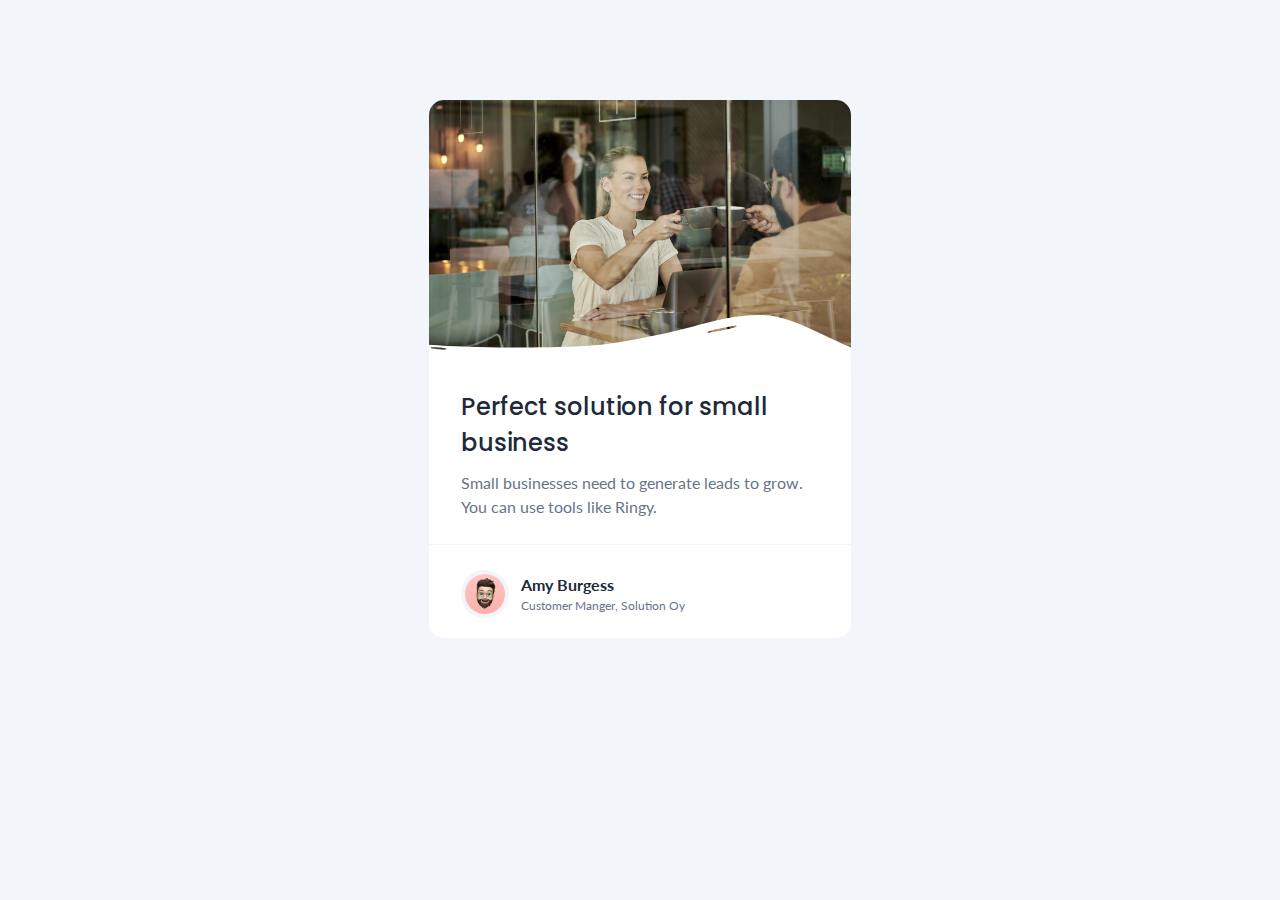
<file: business-blog-card/index.html>
<!DOCTYPE html>
<html lang="en">
  <head>
    <meta charset="UTF-8" />
    <meta name="viewport" content="width=device-width, initial-scale=1.0" />
    <title>business blog card</title>
    <link rel="stylesheet" href="business-blog.css" />
  </head>
  <body>
    <main class="card">
      <div class="card-img">
        <img
          class="picture"
          src="../images/hero-image-business-card.png"
          alt="People in a coffee shop"
        />
        <img
          class="wave"
          src="../images/white-overlay.svg"
          alt="White overlay"
        />
      </div>
      <div class="header">
        <h1>Perfect solution for small business</h1>
      </div>
      <div class="body">
        <p>
          Small businesses need to generate leads to grow. You can use tools
          like Ringy.
        </p>
      </div>
      <div class="divider"></div>
      <div class="footer">
        <div class="footer-avatar">
          <img
            class="avatar"
            src="../images/avatar-image-business-card.png"
            alt="avatar"
          />
        </div>
        <div class="footer-text">
          <h3>Amy Burgess</h3>
          <p>Customer Manger, Solution Oy</p>
        </div>
      </div>
    </main>
  </body>
</html>
</file>
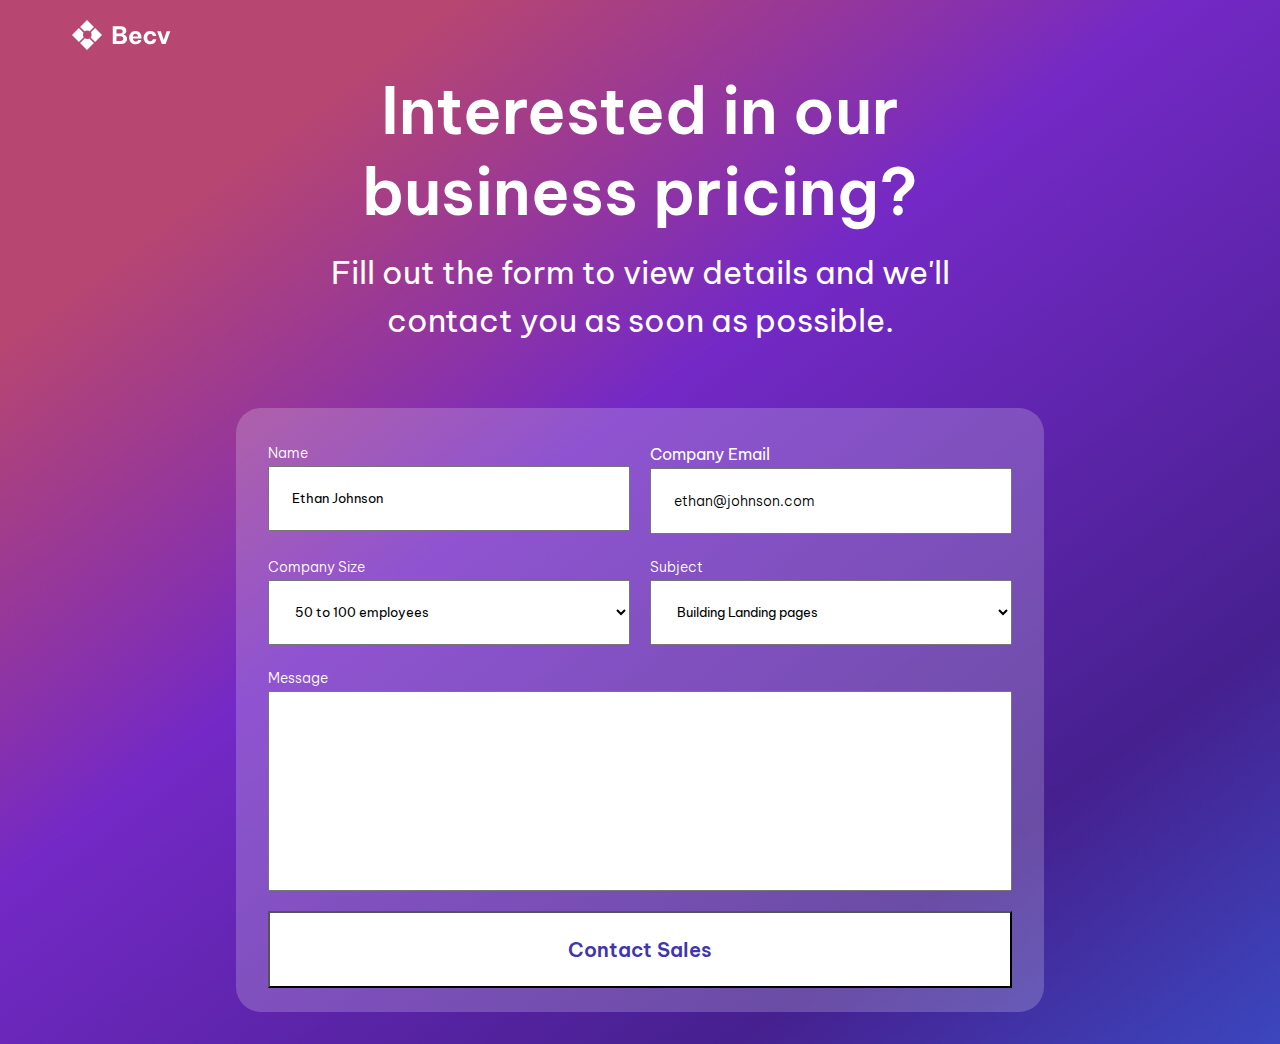
<file: contact/index.html>
<!DOCTYPE html>
<html lang="en">
  <head>
    <meta charset="UTF-8" />
    <meta name="viewport" content="width=device-width, initial-scale=1.0" />
    <title>contact page</title>
    <link rel="stylesheet" href="contact.css" />
  </head>
  <body>
    <nav>
      <img src="../images/contact-form-icon.svg" alt="company logo" />
    </nav>
    <div class="container">
      <div class="header">
        <h1>Interested in our business pricing?</h1>
        <h2>
          Fill out the form to view details and we&apos;ll contact you as soon as
          possible.
        </h2>
      </div>
      <main class="card">
        <div class="form">
          <form method="post">
            <div class="row">
              <div class="input-field">
                <label class="label" for="name">Name</label>
                <input type="text" id="name" name="name" value="Ethan Johnson" />  
              </div>
              <div class="input-field">
                <label for="email">Company Email</label>
                <input
                  type="text"
                  id="email"
                  name="email"
                  class="label"
                  value="ethan@johnson.com"
                />
              </div>
            </div>
            <div class="row">
              <div class="input-field">
                <label class="label" for="size">Company Size</label>
                <select name="size" id="size">
                  <option value="1 to 49">1 to 49 employees</option>
                  <option selected value="50 to 100">50 to 100 employees</option>
                  <option value="101 to 200">101 to 200 employees</option>
                  <option value="201 to 300">201 to 300 employees</option>
                </select>
              </div>
              <div class="input-field">
                <label for="subject" class="label">Subject</label>
                <select name="subject" id="subject">
                  <option value="landing pages">Building Landing pages</option>
                  <option value="advertising">Advertising campaigns</option>
                  <option value="content">Content creation</option>
                </select>
              </div>
            </div>
            <div class="row">
              <div class="input-field" >
                <label for="message" class="label">Message</label>
                <textarea id="message" name="message"></textarea>
              </div>
            </div>
            <div class="row">
              <input type="submit" value="Contact Sales" id="submit-btn"/>
            </div>
          </form>
        </div>
    </div>
    </main>
  </body>
</html>
</file>
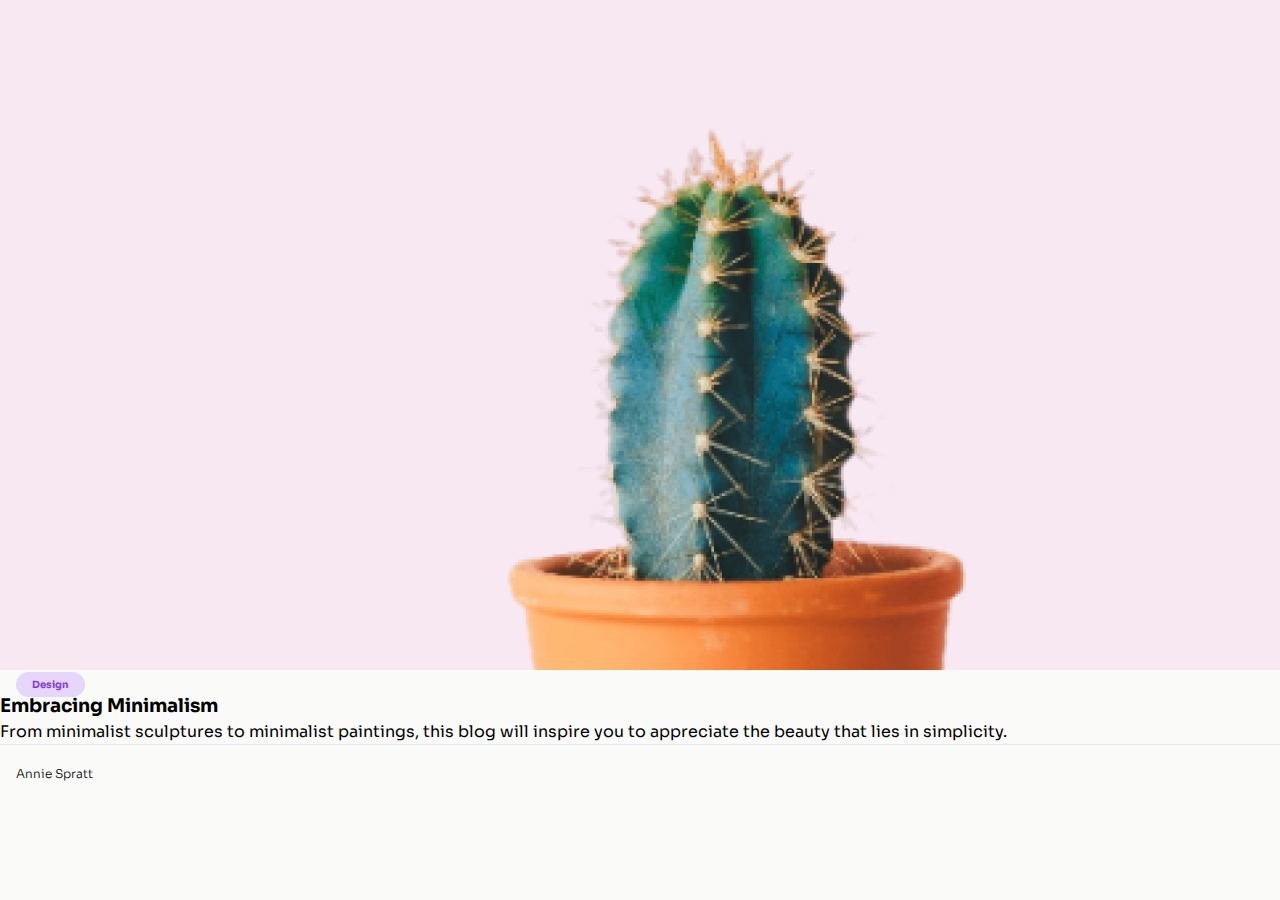
<file: minimal-blog-card/index.html>
<!DOCTYPE html>
<html lang="en">
  <head>
    <meta charset="UTF-8" />
    <meta name="viewport" content="width=device-width, initial-scale=1.0" />
    <title>minimal blog card</title>

    <link rel="stylesheet" type="text/css" href="minimal-blog.css" />
    <link rel="preconnect" href="https://fonts.googleapis.com" />
    <link rel="preconnect" href="https://fonts.gstatic.com" crossorigin />
    <link
      href="https://fonts.googleapis.com/css2?family=Sora:wght@400;500;700&display=swap"
      rel="stylesheet"
    />
  </head>
  <body>
    <main id="card">
      <header id="card-img">
        <img src="../images/cactus_img.jpg" alt="cactus" id="cactus" />
      </header>
      <div class="tags side-spacing">
        <span class="design-tag">Design</span>
      </div>
      <h3 class="side-spacing">Embracing Minimalism</h3>
      <p class="side-spacing text-bottom">
        From minimalist sculptures to minimalist paintings, this blog will
        inspire you to appreciate the beauty that lies in simplicity.
      </p>
      <div class="divider"></div>
      <p class="small-text side-spacing text-bottom">Annie Spratt</p>
    </main>
  </body>
</html>
</file>
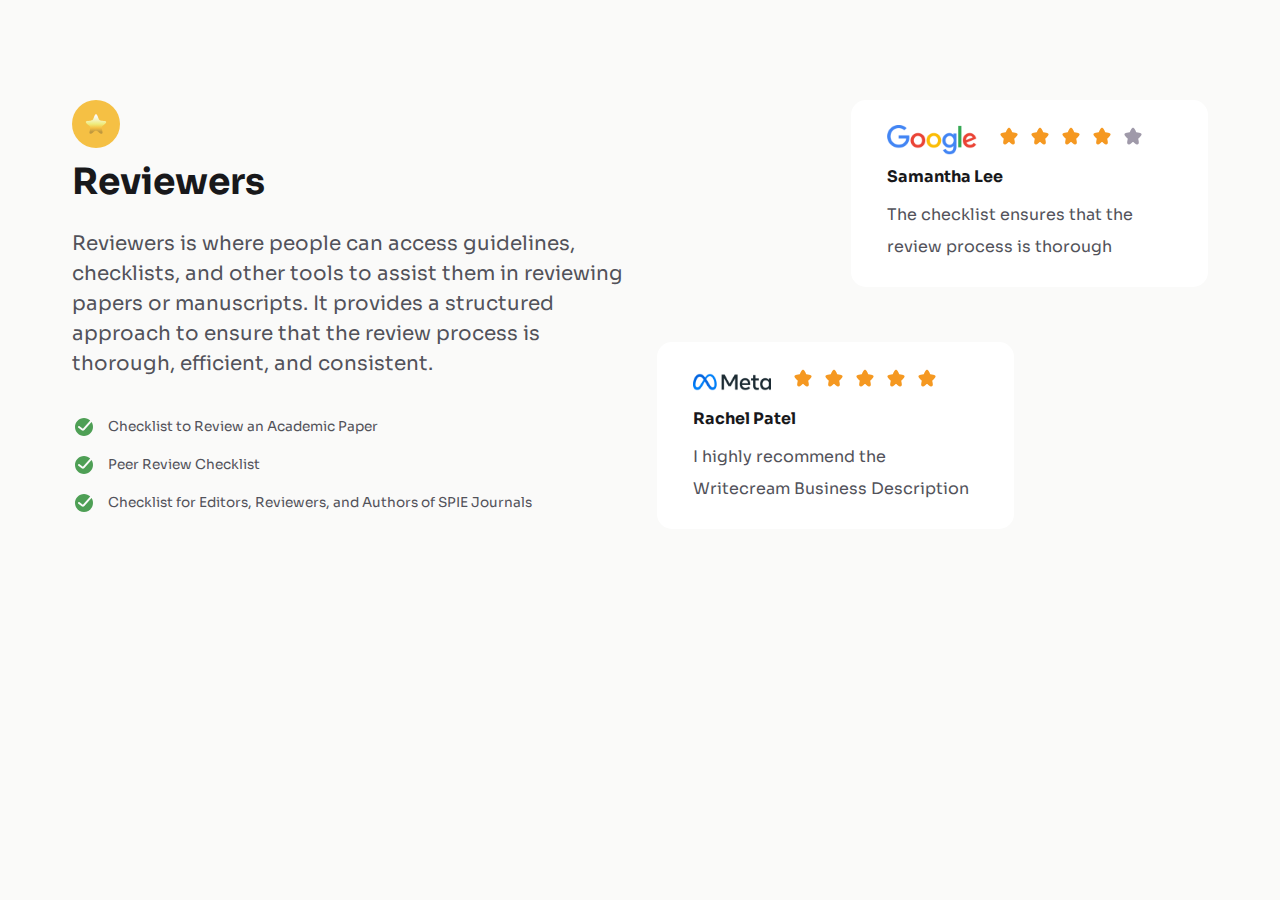
<file: testimonial/index.html>
<!DOCTYPE html>
<html lang="en">
  <head>
    <meta charset="UTF-8" />
    <meta name="viewport" content="width=device-width, initial-scale=1.0" />
    <title>testimonial page</title>
    <link rel="stylesheet" href="testimonial.css" />
  </head>
  <body>
    <section class="main">
      <div class="header">
        <svg
          width="48"
          height="48"
          viewBox="0 0 24 24"
          fill="none"
          xmlns="http://www.w3.org/2000/svg"
          aria-hidden="true"
          focusable="false"
          id="star-circle"
        >
          <linearGradient id="gradient" x1="0%" y1="0%" x2="0%" y2="100%">
            <stop offset="10%" style="stop-color: #fafaf9" />
            <stop offset="50%" style="stop-color: #eeec7b" />
            <stop offset="70%" style="stop-color: #f5c044" />
            <stop offset="90%" style="stop-color: #bf983e" />
          </linearGradient>
          <path
            d="M10.3073 7.21989C10.9494 5.61921 11.2704 4.81886 11.792 4.70794C11.9291 4.67877 12.0709 4.67877 12.208 4.70794C12.7296 4.81886 13.0506 5.61921 13.6927 7.21989C14.0579 8.13017 14.2404 8.58531 14.582 8.89488C14.6779 8.98171 14.7819 9.05904 14.8926 9.12579C15.2875 9.36377 15.7803 9.40791 16.7661 9.4962C18.4349 9.64565 19.2693 9.72037 19.5241 10.1961C19.5768 10.2946 19.6127 10.4013 19.6302 10.5117C19.7147 11.0447 19.1013 11.6028 17.8745 12.7189L17.5338 13.0289C16.9603 13.5507 16.6735 13.8116 16.5076 14.1372C16.4081 14.3325 16.3414 14.5428 16.3102 14.7598C16.2581 15.1215 16.342 15.5 16.51 16.257L16.57 16.5274C16.8712 17.885 17.0218 18.5637 16.8338 18.8974C16.6649 19.1971 16.3539 19.3889 16.0103 19.4053C15.6278 19.4236 15.0888 18.9844 14.0108 18.106C13.3006 17.5273 12.9455 17.2379 12.5513 17.1249C12.191 17.0216 11.809 17.0216 11.4488 17.1249C11.0545 17.2379 10.6994 17.5273 9.98923 18.106C8.91125 18.9844 8.37227 19.4236 7.98975 19.4053C7.64615 19.3889 7.3351 19.1971 7.16623 18.8974C6.97824 18.5637 7.12884 17.885 7.43004 16.5274L7.49004 16.257C7.658 15.5 7.74197 15.1215 7.68986 14.7598C7.6586 14.5428 7.59188 14.3325 7.49238 14.1372C7.32651 13.8116 7.03974 13.5507 6.46619 13.0289L6.12552 12.7189C4.89873 11.6028 4.28534 11.0447 4.36981 10.5117C4.3873 10.4013 4.42318 10.2946 4.47595 10.1961C4.73075 9.72037 5.56514 9.64565 7.2339 9.4962C8.21968 9.40791 8.71257 9.36377 9.10741 9.12579C9.21816 9.05904 9.32217 8.98171 9.41799 8.89488C9.7596 8.58531 9.94217 8.13017 10.3073 7.21989Z"
            fill="url(#gradient)"
          />
        </svg>
        <h1>Reviewers</h1>
      </div>
      <div class="body">
        <p class="body-text">
          Reviewers is where people can access guidelines, checklists, and other
          tools to assist them in reviewing papers or manuscripts. It provides a
          structured approach to ensure that the review process is thorough,
          efficient, and consistent.
        </p>
        <ul id="checklist">
          <li>
            <img
              src="../images/Done_ring_round_fill.svg"
              alt="check"
              class="check"
            />
            Checklist to Review an Academic Paper
          </li>
          <li>
            <img
              src="../images/Done_ring_round_fill.svg"
              alt="check"
              class="check"
            />Peer Review Checklist
          </li>
          <li>
            <img
              src="../images/Done_ring_round_fill.svg"
              alt="check"
              class="check"
            />
            Checklist for Editors, Reviewers, and Authors of SPIE Journals
          </li>
        </ul>
      </div>
    </section>
    <section class="side">
      <div class="card" id="google">
        <div class="card-logo">
          <img
            src="../images/google-testimonial.png"
            alt="Google logo"
            class="logo"
          />
          <ul>
            <li class="gold-star"></li>
            <li class="gold-star"></li>
            <li class="gold-star"></li>
            <li class="gold-star"></li>
            <li class="gray-star"></li>
          </ul>
        </div>
        <div class="card-body">
          <h3 class="card-title">Samantha Lee</h3>
          <p class="card-text">
            The checklist ensures that the review process is thorough
          </p>
        </div>
      </div>

      <div class="card">
        <div class="card-logo">
          <img
            src="../images/meta-testimonial.png"
            alt="Meta logo"
            class="logo"
          />
          <ul>
            <li class="gold-star"></li>
            <li class="gold-star"></li>
            <li class="gold-star"></li>
            <li class="gold-star"></li>
            <li class="gold-star"></li>
          </ul>
        </div>
        <div class="card-body" id="meta">
          <h3 class="card-title">Rachel Patel</h3>
          <p class="card-text">
            I highly recommend the Writecream Business Description
          </p>
        </div>
      </div>
    </section>
  </body>
</html>
</file>
<file: business-blog-card/business-blog.css>
@import url("https://fonts.googleapis.com/css2?family=Lato:wght@100;300;400;700;900&family=Poppins:wght@200;300;400;500;600;700&display=swap");

* {
  box-sizing: border-box;
  margin: 0;
  padding: 0;
  font-family: "Lato", sans-serif;
  line-height: 1.5;
}

body {
  background-color: #f2f5f9;
  display: flex;
  justify-content: center;
}

h1,
h3 {
  color: #20293a;
}

p {
  color: #677489;
}

.card {
  background-color: #ffffff;
  width: 422px;
  border-radius: 15px;
  margin-top: 100px;
}

.card-img {
  position: relative;
  top: 0;
  left: 0;
}

.card-img img {
  width: 100%;
}

.picture {
  position: relative;
  top: 0;
  left: 0;
  border-radius: 15px;
}

.wave {
  position: absolute;
  top: 215px;
  left: 0px;
}

.header {
  padding: 0 32px;
}

.body {
  margin: 10px 32px 25px 32px;
}

.header h1 {
  font-family: "Poppins", sans-serif;
  font-size: 1.5rem;
  font-weight: 500;
}

.body p {
  font-size: 1rem;
}

.divider {
  border-top: solid #f2f5f9;
  border-width: 1px;
}

.footer {
  margin: 25px 32px 20px 32px;
  display: flex;
}

.footer-text {
  display: flex;
  flex-direction: column;
  justify-content: center;
  padding-left: 12px;
}

.footer-text h3 {
  font-size: 1rem;
}

.footer-text p {
  font-size: 0.75rem;
}

.footer-avatar {
  display: flex;
  align-items: center;
  justify-content: center;
}

.footer-avatar img {
  border-radius: 50%;
  border: 4px solid #f2f5f9;
  width: 3rem;
}
</file>
<file: contact/contact.css>
@import url("https://fonts.googleapis.com/css2?family=Be+Vietnam+Pro:ital,wght@0,100;0,200;0,300;0,400;0,500;0,600;0,700;0,800;0,900;1,100;1,200;1,300;1,400;1,500;1,600;1,700;1,800;1,900&display=swap");

* {
  box-sizing: border-box;
  margin: 0;
  padding: 0;
  font-family: "Be Vietnam Pro", sans-serif;
}

*,
*:before,
*:after {
  box-sizing: border-box;
}

body {
  background-image: url(../images/bg-image.svg);
  color: white;
}

nav {
  padding-left: 4.5rem;
  padding-top: 1.25rem;
}

.container {
  display: flex;
  flex-direction: column;
  align-items: center;
  justify-content: center;
  margin: 0 14.75rem;
}

h1 {
  font-size: 4rem;
  font-weight: 600;
}

h2 {
  font-size: 2rem;
  margin-top: 1rem;
  margin-bottom: 3rem;
  font-weight: 400;
  line-height: 1.5;
}

.header {
  text-align: center;
  padding: 1rem 5.875rem;
}

.card {
  border-radius: 25px;
  background-color: rgba(255, 255, 255, 0.2);
  padding: 0.75rem 2rem 1.5rem 2rem;
  width: 100%;
  margin-bottom: 2rem;
}

.row {
  display: flex;
  gap: 1.25rem;
}

.input-field {
  width: 100%;
  display: flex;
  flex-direction: column;
  padding-top: 1.5rem;
}

.input-font {
  font-size: 1rem;
  font-weight: 500;
}

.border {
  border: 1px solid #cdd5e0;
  border-radius: 15px;
}

input[type="text"],
select {
  padding: 1.375rem;
  margin-top: 0.25rem;
}

textarea {
  width: 100%;
  height: 12.5rem;
  margin: 0.25rem 0 1.25rem 0;
  padding: 1.5rem;
  resize: none;
}

.label {
  font-size: 0.875rem;
  font-weight: 300;
}

input[type="submit"] {
  width: 100%;
  background-color: #ffffff;
  color: #4036a9;
  padding: 1.5rem;
  cursor: pointer;
  font-size: 1.25rem;
  font-weight: 600;
}

::placeholder {
  color: #cdd5e0;
}

input[type="submit"]:hover {
  background-color: #cdd5e0;
}

@media screen and (max-width: 1100px) {
  nav {
    padding-left: 2rem;
    padding-top: 1.5rem;
  }
  .container {
    margin: 1rem 2rem;
  }
  .header {
    padding: 1rem 14rem;
  }

  h1 {
    font-size: 3rem;
  }

  h2 {
    font-size: 1.25rem;
    margin-bottom: 1.5rem;
  }

  .container {
    margin: 1rem 1.15rem;
  }
}

@media screen and (max-width: 960px) {
  .header {
    padding: 2rem 3rem;
  }

  .row {
    display: block;
  }

  .card {
    padding: 0.75rem 2rem 4rem 2rem;
  }
}
</file>
<file: minimal-blog-card/minimal-blog.css>
@import url("https://fonts.googleapis.com/css2?family=Sora:wght@100;200;300;400;500;600;700;800&display=swap");

* {
  box-sizing: border-box;
  padding: 0;
  margin: 0;
  font-family: "Sora", sans-serif;
  line-height: 1.5;
}

body {
  background-color: #fafaf9;
}

.body {
  color: #6c727f;
  font-size: 0.875rem;
  font-weight: 200;
  padding: 6px 16px 20px 16px;
}

.header {
  color: #20293a;
  font-size: 1.125rem;
  margin: 0;
  padding: 16px 16px 0 16px;
  font-weight: 500;
}

.divider {
  border-top: solid #e5eaf0;
  border-width: 1px;
}

.small-text {
  font-size: 0.75rem;
  padding: 20px 16px;
  font-weight: 300;
}

.card {
  width: 368px;
  background-color: #ffffff;
  border-radius: 15px;
  box-shadow: rgba(17, 23, 41, 0.05) 0px 30px 100px 0px;
  margin-left: auto;
  margin-right: auto;
  margin-top: 164px;
}

.card-pic {
  padding-bottom: 10px;
  padding: 16px;
}

.card-pic img {
  width: 100%;
  border-radius: 15px;
}

.tags {
  font-size: 0.625rem;
  font-weight: bold;
  margin: 0 16px;
}

.design-tag {
  color: #883ae1;
  background-color: #e6d6fc;
  padding: 6px 16px 6px 16px;
  border-radius: 15px;
}
</file>
<file: testimonial/testimonial.css>
@import url("https://fonts.googleapis.com/css2?family=Sora:wght@100;200;300;400;500;600;700;800&display=swap");

* {
  box-sizing: border-box;
  font-family: "Sora", sans-serif;
  line-height: 1.5;
  color: #52525a;
}

body {
  background-color: #fafaf9;
  margin: 100px 72px;
  display: flex;
}

.main,
.side {
  width: 50%;
}

.main {
  padding-right: 16.5px;
}

.side {
  display: flex;
  flex-direction: column;
  justify-content: space-between;
  padding-left: 16.5px;
}

h1,
h3 {
  color: #18181b;
}

#star-circle {
  background-color: #f5c044;
  padding: 8px;
  border-radius: 50%;
}

.header h1 {
  font-size: 2.25rem;
  margin: 0;
}

.body-text {
  font-size: 1.25rem;
  font-weight: 400;
  padding-bottom: 1rem;
}

.card {
  background-color: #ffffff;
  width: 357.5px;
  border-radius: 15px;
  padding: 1.5rem 2.25rem;
}

.logo {
  width: auto;
  height: 30px;
}

#checklist {
  list-style: none;
  margin: 0;
  padding: 0;
  font-size: 0.85rem;
}

#checklist img {
  filter: invert(50%) sepia(13%) saturate(1853%) hue-rotate(75deg)
    brightness(106%) contrast(77%);
  padding-right: 0.75rem;
}

#checklist li {
  display: flex;
  align-items: center;
  padding-bottom: 0.875rem;
}

#google {
  align-self: flex-end;
}

.card-logo {
  display: flex;
  align-items: center;
}

.card-logo ul {
  list-style: url(../images/Star_fill.svg) inside;
  display: flex;
  padding-inline-start: 20px;
  margin: 0;
  justify-content: center;
  align-items: center;
}

.card-text,
.card-title {
  font-size: 1rem;
  margin: 0;
}

.card-title {
  padding: 10px 0;
}

.card-text {
  line-height: 2;
}

.gold-star {
  filter: invert(75%) sepia(21%) saturate(1472%) hue-rotate(345deg)
    brightness(110%) contrast(92%);
}

.gray-star {
  filter: invert(84%) sepia(2%) saturate(235%) hue-rotate(202deg)
    brightness(98%) contrast(100%);
}
</file>
